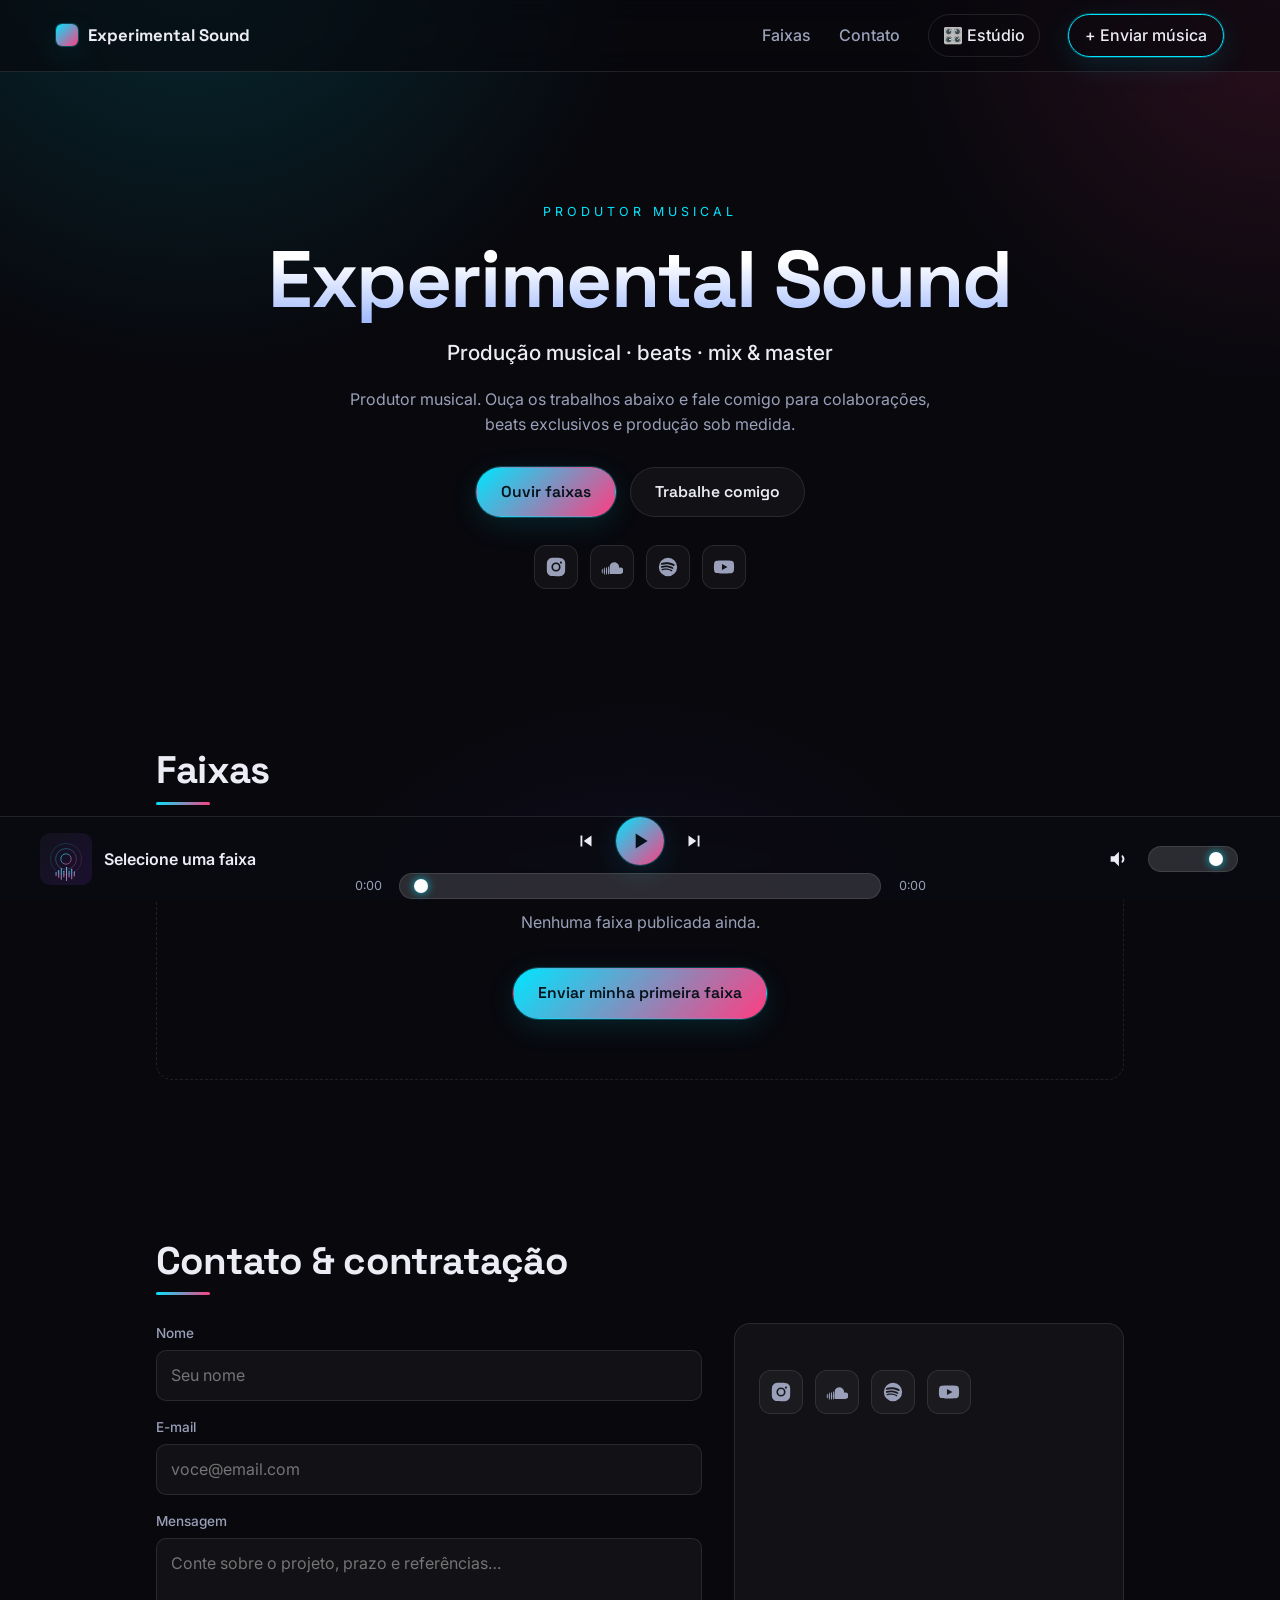
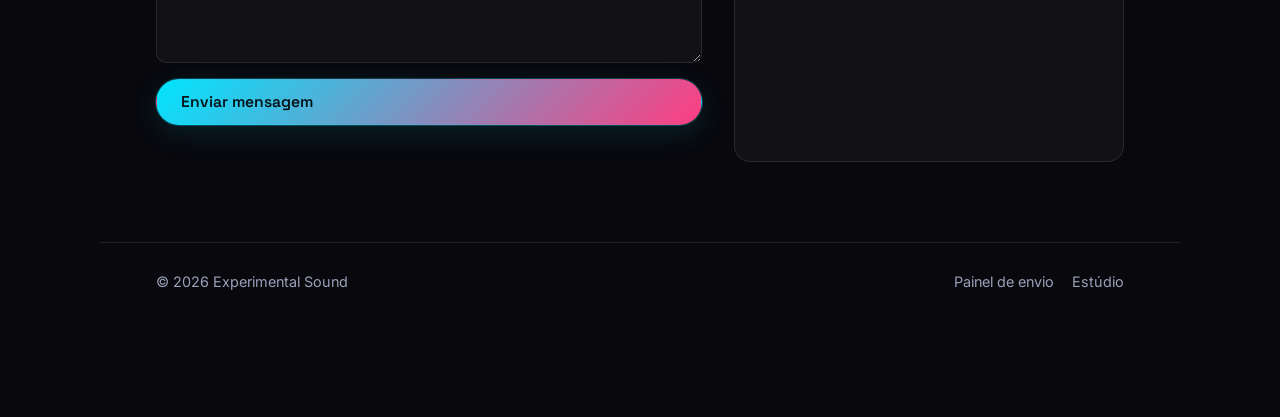
<file: index.html>
<!DOCTYPE html>
<html lang="pt-BR">
<head>
  <meta charset="UTF-8" />
  <meta name="viewport" content="width=device-width, initial-scale=1.0" />
  <meta name="description" content="Produtor musical — ouça as faixas, baixe e entre em contato para colaborações e produção." />
  <meta name="theme-color" content="#0a0a0f" />
  <meta property="og:title" content="Experimental Sound — Produtor Musical" />
  <meta property="og:description" content="Ouça as faixas, baixe e entre em contato." />
  <meta property="og:type" content="website" />
  <title>Experimental Sound · Produtor Musical</title>
  <link rel="icon" href="assets/default-cover.svg" />
  <link rel="preconnect" href="https://fonts.googleapis.com" />
  <link rel="preconnect" href="https://fonts.gstatic.com" crossorigin />
  <link href="https://fonts.googleapis.com/css2?family=Inter:wght@400;500;600&family=Space+Grotesk:wght@500;600;700&display=swap" rel="stylesheet" />
  <link rel="stylesheet" href="css/styles.css" />
</head>
<body>
  <div class="bg-glow" aria-hidden="true"></div>

  <header class="site-header">
    <a class="logo" href="#top">
      <span class="logo-mark" aria-hidden="true"></span>
      <span id="brand">Experimental Sound</span>
    </a>
    <nav class="nav">
      <a href="#tracks-section">Faixas</a>
      <a href="#contact">Contato</a>
      <a class="nav-studio" href="studio.html">🎛️ Estúdio</a>
      <a class="nav-cta" href="admin.html">+ Enviar música</a>
    </nav>
  </header>

  <main id="top">
    <!-- HERO -->
    <section class="hero">
      <p class="eyebrow">Produtor Musical</p>
      <h1 id="hero-name">Experimental Sound</h1>
      <p id="tagline" class="tagline">Produção musical · beats · mix &amp; master</p>
      <p id="bio" class="bio"></p>
      <div class="hero-actions">
        <a class="btn btn-primary" href="#tracks-section">Ouvir faixas</a>
        <a class="btn btn-outline" href="#contact">Trabalhe comigo</a>
      </div>
      <div id="socials" class="socials"></div>
    </section>

    <!-- TRACKS -->
    <section id="tracks-section" class="section">
      <div class="section-head">
        <h2>Faixas</h2>
        <span id="track-count" class="muted"></span>
      </div>
      <div id="tracks" class="track-grid"></div>
      <div id="empty-state" class="empty" hidden>
        <p>Nenhuma faixa publicada ainda.</p>
        <a class="btn btn-primary" href="admin.html">Enviar minha primeira faixa</a>
      </div>
    </section>

    <!-- CONTACT -->
    <section id="contact" class="section contact">
      <div class="section-head"><h2>Contato &amp; contratação</h2></div>
      <div class="contact-grid">
        <form id="contact-form" class="contact-form" novalidate>
          <div class="field">
            <label for="cf-name">Nome</label>
            <input id="cf-name" name="name" type="text" required placeholder="Seu nome" />
          </div>
          <div class="field">
            <label for="cf-email">E-mail</label>
            <input id="cf-email" name="email" type="email" required placeholder="voce@email.com" />
          </div>
          <div class="field">
            <label for="cf-message">Mensagem</label>
            <textarea id="cf-message" name="message" rows="4" required placeholder="Conte sobre o projeto, prazo e referências…"></textarea>
          </div>
          <button class="btn btn-primary" type="submit">Enviar mensagem</button>
          <p id="contact-status" class="status" role="status" aria-live="polite"></p>
        </form>
        <aside class="contact-aside">
          <p id="contact-email-label">Prefere e-mail direto?</p>
          <a id="contact-email" class="contact-email" href="#">contato</a>
          <div id="socials-foot" class="socials"></div>
        </aside>
      </div>
    </section>
  </main>

  <footer class="site-footer">
    <span>© <span id="year"></span> <span id="brand-foot">Experimental Sound</span></span>
    <span class="footer-links">
      <a href="admin.html">Painel de envio</a>
      <a href="studio.html">Estúdio</a>
    </span>
  </footer>

  <!-- PLAYER -->
  <div id="player" class="player" role="region" aria-label="Player de áudio">
    <div class="pl-track">
      <img id="pl-cover" class="pl-cover" src="assets/default-cover.svg" alt="" />
      <div class="pl-info">
        <span id="pl-title" class="pl-title">Selecione uma faixa</span>
        <span id="pl-artist" class="pl-artist"></span>
      </div>
    </div>

    <div class="pl-controls">
      <div class="pl-buttons">
        <button id="pl-prev" class="pl-btn" aria-label="Anterior"></button>
        <button id="pl-play" class="pl-btn pl-play" aria-label="Tocar"></button>
        <button id="pl-next" class="pl-btn" aria-label="Próxima"></button>
      </div>
      <div class="pl-seek-wrap">
        <span id="pl-current" class="pl-time">0:00</span>
        <input id="pl-seek" class="range" type="range" min="0" max="0" value="0" step="1" aria-label="Posição da faixa" />
        <span id="pl-duration" class="pl-time">0:00</span>
      </div>
    </div>

    <div class="pl-right">
      <button id="pl-volume-btn" class="pl-btn pl-vol-btn" aria-label="Mudo"></button>
      <input id="pl-volume" class="range range-vol" type="range" min="0" max="1" value="1" step="0.01" aria-label="Volume" />
      <a id="pl-download" class="pl-btn pl-dl" hidden aria-label="Baixar faixa"></a>
    </div>

    <audio id="audio" preload="metadata"></audio>
  </div>

  <script type="module" src="js/app.js"></script>
</body>
</html>
</file>
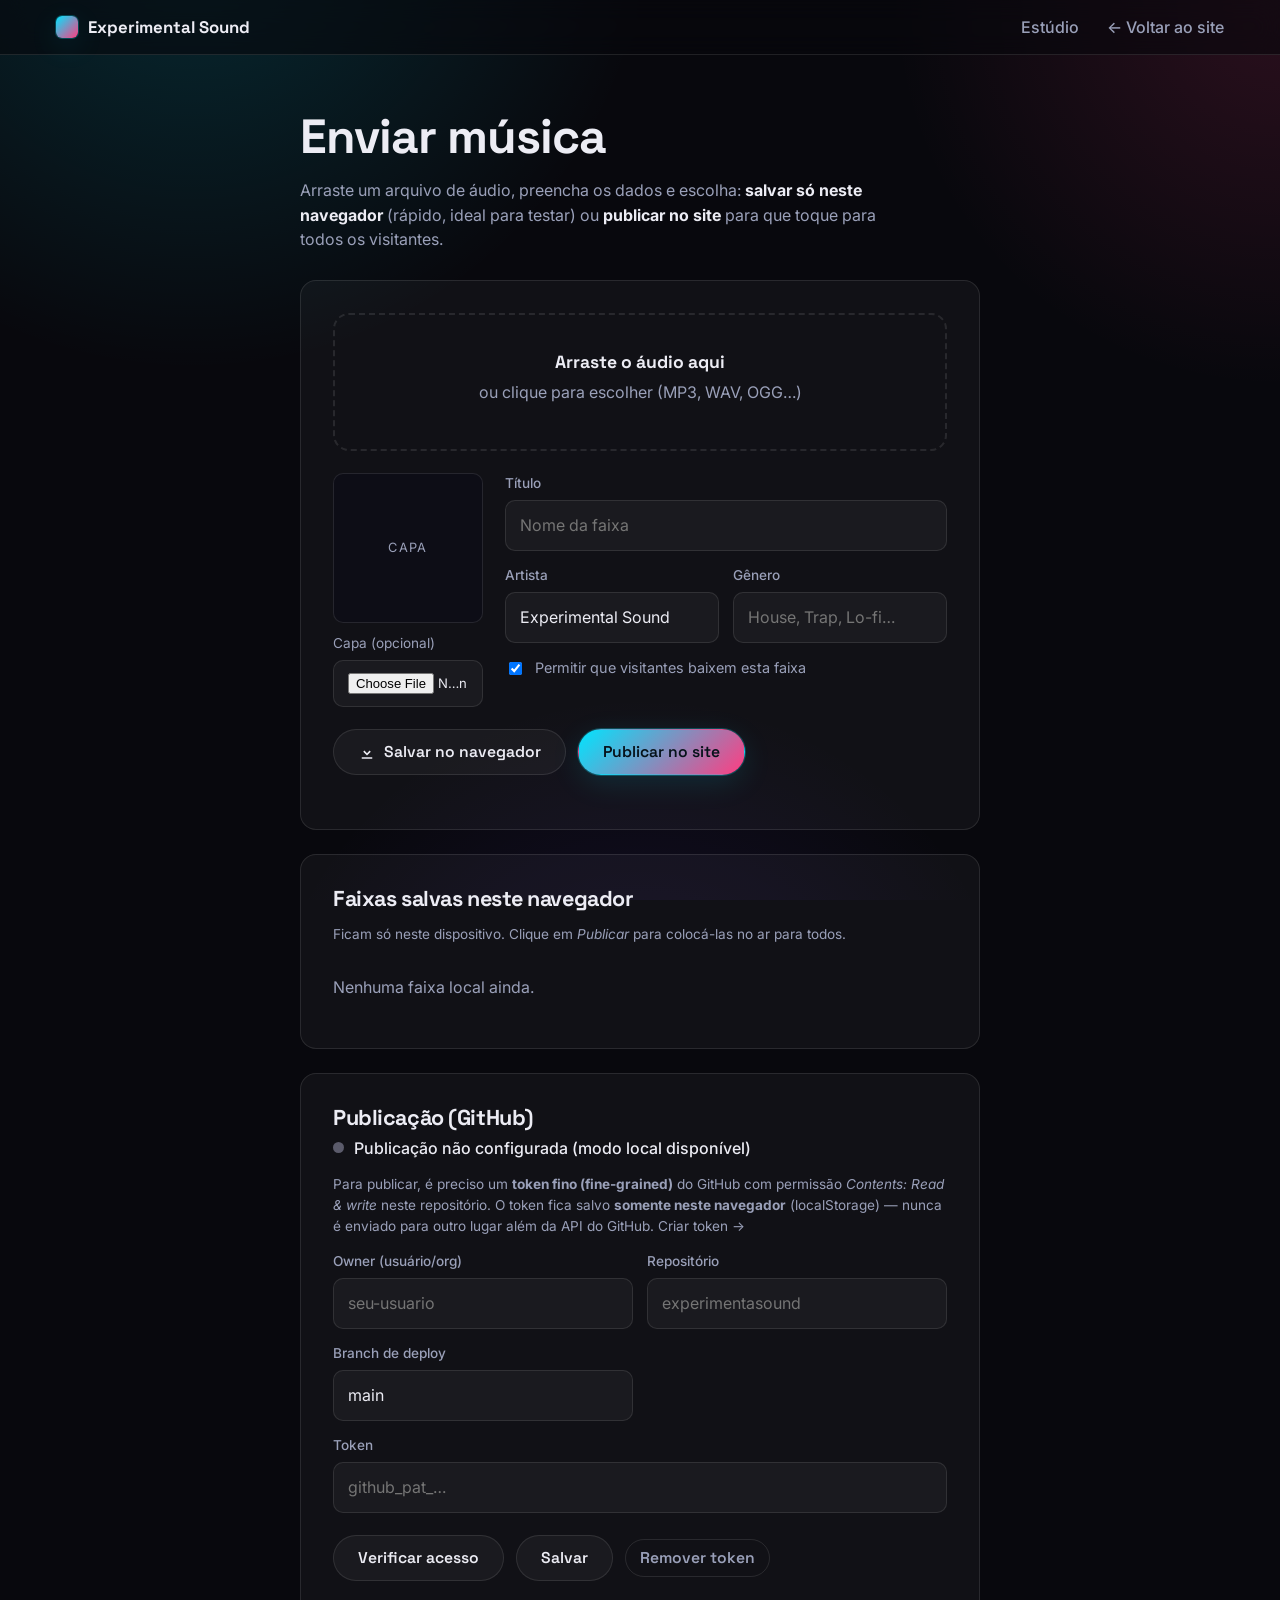
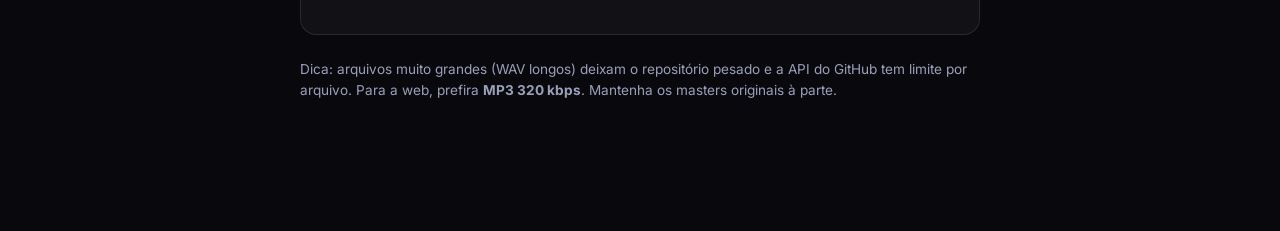
<file: admin.html>
<!DOCTYPE html>
<html lang="pt-BR">
<head>
  <meta charset="UTF-8" />
  <meta name="viewport" content="width=device-width, initial-scale=1.0" />
  <meta name="robots" content="noindex" />
  <title>Enviar música · Experimental Sound</title>
  <link rel="icon" href="assets/default-cover.svg" />
  <link rel="preconnect" href="https://fonts.googleapis.com" />
  <link rel="preconnect" href="https://fonts.gstatic.com" crossorigin />
  <link href="https://fonts.googleapis.com/css2?family=Inter:wght@400;500;600&family=Space+Grotesk:wght@500;600;700&display=swap" rel="stylesheet" />
  <link rel="stylesheet" href="css/styles.css" />
  <link rel="stylesheet" href="css/admin.css" />
</head>
<body class="admin">
  <div class="bg-glow" aria-hidden="true"></div>

  <header class="site-header">
    <a class="logo" href="index.html">
      <span class="logo-mark" aria-hidden="true"></span>
      <span id="brand">Experimental Sound</span>
    </a>
    <nav class="nav">
      <a href="studio.html">Estúdio</a>
      <a href="index.html">← Voltar ao site</a>
    </nav>
  </header>

  <main class="admin-main">
    <h1>Enviar música</h1>
    <p class="lead">
      Arraste um arquivo de áudio, preencha os dados e escolha:
      <strong>salvar só neste navegador</strong> (rápido, ideal para testar) ou
      <strong>publicar no site</strong> para que toque para todos os visitantes.
    </p>

    <!-- UPLOAD -->
    <section class="panel">
      <form id="upload-form">
        <div id="dropzone" class="dropzone" tabindex="0" role="button" aria-label="Selecionar arquivo de áudio">
          <div class="dz-inner">
            <strong>Arraste o áudio aqui</strong>
            <span class="muted">ou clique para escolher (MP3, WAV, OGG…)</span>
            <span id="audio-name" class="audio-name"></span>
          </div>
          <input id="f-audio" type="file" accept="audio/*" hidden />
        </div>

        <div class="form-row">
          <div class="cover-pick">
            <div id="cover-preview" class="cover-preview" aria-hidden="true"></div>
            <label class="file-label">
              Capa (opcional)
              <input id="f-cover" type="file" accept="image/*" />
            </label>
          </div>

          <div class="form-fields">
            <div class="field">
              <label for="f-title">Título</label>
              <input id="f-title" type="text" placeholder="Nome da faixa" />
            </div>
            <div class="field-2">
              <div class="field">
                <label for="f-artist">Artista</label>
                <input id="f-artist" type="text" placeholder="Seu nome artístico" />
              </div>
              <div class="field">
                <label for="f-genre">Gênero</label>
                <input id="f-genre" type="text" placeholder="House, Trap, Lo-fi…" />
              </div>
            </div>
            <label class="check">
              <input id="f-downloadable" type="checkbox" checked />
              Permitir que visitantes baixem esta faixa
            </label>
          </div>
        </div>

        <div class="actions">
          <button id="save-local" type="button" class="btn btn-outline"></button>
          <button id="publish-gh" type="button" class="btn btn-primary">Publicar no site</button>
        </div>
        <p id="upload-status" class="status" role="status" aria-live="polite"></p>
      </form>
    </section>

    <!-- LOCAL LIBRARY -->
    <section class="panel">
      <h2>Faixas salvas neste navegador</h2>
      <p class="muted small">Ficam só neste dispositivo. Clique em <em>Publicar</em> para colocá-las no ar para todos.</p>
      <ul id="local-list" class="local-list"></ul>
      <p id="local-empty" class="muted" hidden>Nenhuma faixa local ainda.</p>
    </section>

    <!-- GITHUB CONFIG -->
    <section class="panel" id="config">
      <h2>Publicação (GitHub)</h2>
      <div class="gh-state">
        <span id="gh-state-dot" class="dot off"></span>
        <span id="gh-state-text">Publicação não configurada (modo local disponível)</span>
      </div>
      <p class="muted small">
        Para publicar, é preciso um <strong>token fino (fine-grained)</strong> do GitHub com permissão
        <em>Contents: Read &amp; write</em> neste repositório. O token fica salvo
        <strong>somente neste navegador</strong> (localStorage) — nunca é enviado para outro lugar além da API do GitHub.
        <a href="https://github.com/settings/personal-access-tokens/new" target="_blank" rel="noopener">Criar token →</a>
      </p>

      <div class="gh-grid">
        <div class="field"><label for="gh-owner">Owner (usuário/org)</label><input id="gh-owner" type="text" placeholder="seu-usuario" /></div>
        <div class="field"><label for="gh-repo">Repositório</label><input id="gh-repo" type="text" placeholder="experimentasound" /></div>
        <div class="field"><label for="gh-branch">Branch de deploy</label><input id="gh-branch" type="text" placeholder="main" /></div>
        <div class="field field-wide"><label for="gh-token">Token</label><input id="gh-token" type="password" placeholder="github_pat_…" autocomplete="off" /></div>
      </div>
      <div class="actions">
        <button id="gh-verify" type="button" class="btn btn-outline">Verificar acesso</button>
        <button id="gh-save" type="button" class="btn btn-outline">Salvar</button>
        <button id="gh-clear" type="button" class="btn btn-ghost danger">Remover token</button>
      </div>
      <p id="gh-status" class="status" role="status" aria-live="polite"></p>
    </section>

    <p class="note muted small">
      Dica: arquivos muito grandes (WAV longos) deixam o repositório pesado e a API do GitHub tem limite por arquivo.
      Para a web, prefira <strong>MP3 320 kbps</strong>. Mantenha os masters originais à parte.
    </p>
  </main>

  <script type="module" src="js/admin.js"></script>
</body>
</html>
</file>
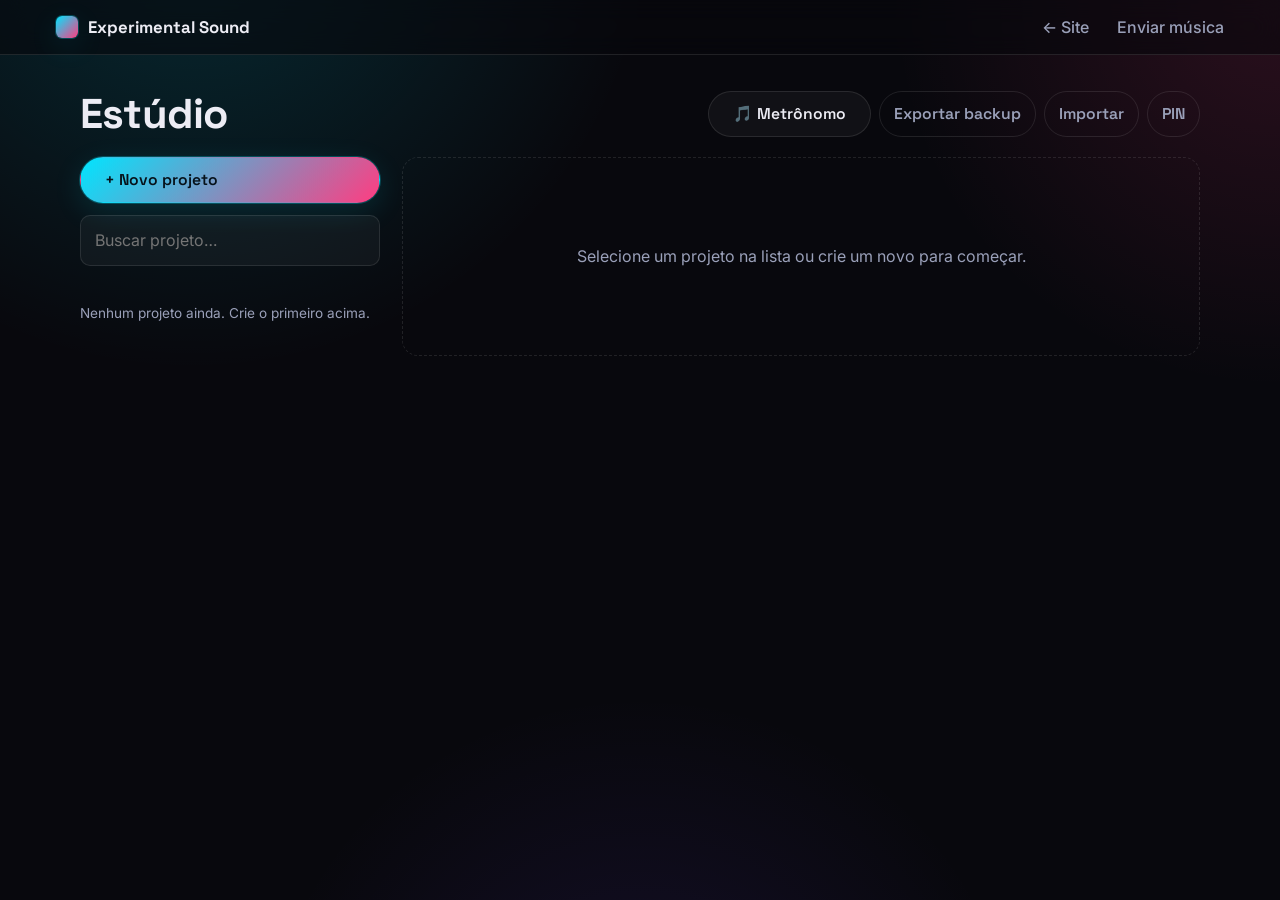
<file: studio.html>
<!DOCTYPE html>
<html lang="pt-BR">
<head>
  <meta charset="UTF-8" />
  <meta name="viewport" content="width=device-width, initial-scale=1.0" />
  <meta name="robots" content="noindex" />
  <title>Estúdio · Experimental Sound</title>
  <link rel="icon" href="assets/default-cover.svg" />
  <link rel="preconnect" href="https://fonts.googleapis.com" />
  <link rel="preconnect" href="https://fonts.gstatic.com" crossorigin />
  <link href="https://fonts.googleapis.com/css2?family=Inter:wght@400;500;600&family=Space+Grotesk:wght@500;600;700&display=swap" rel="stylesheet" />
  <link rel="stylesheet" href="css/styles.css" />
  <link rel="stylesheet" href="css/studio.css" />
</head>
<body class="studio">
  <div class="bg-glow" aria-hidden="true"></div>

  <header class="site-header">
    <a class="logo" href="index.html">
      <span class="logo-mark" aria-hidden="true"></span>
      <span>Experimental Sound</span>
    </a>
    <nav class="nav">
      <a href="index.html">← Site</a>
      <a href="admin.html">Enviar música</a>
    </nav>
  </header>

  <!-- LOCK SCREEN (only shown when a PIN is set) -->
  <div id="lock" class="lock" hidden>
    <form id="lock-form" class="lock-card">
      <h1>🔒 Estúdio</h1>
      <p class="muted">Área privada. Digite seu PIN para entrar.</p>
      <input id="lock-pin" type="password" autocomplete="off" placeholder="PIN (letras ou números)" aria-label="PIN" />
      <button class="btn btn-primary" type="submit">Entrar</button>
      <p id="lock-error" class="status err" role="alert"></p>
    </form>
  </div>

  <!-- WORKSPACE -->
  <div id="workspace" hidden>
    <div class="ws-topbar">
      <h1>Estúdio</h1>
      <div class="ws-top-actions">
        <button id="open-metro" class="btn btn-outline">🎵 Metrônomo</button>
        <button id="export" class="btn btn-ghost">Exportar backup</button>
        <button id="import-btn" class="btn btn-ghost">Importar</button>
        <button id="pin-btn" class="btn btn-ghost">PIN</button>
        <input id="import-file" class="hidden-file" type="file" accept="application/json,.json" />
      </div>
    </div>

    <div class="ws-grid">
      <aside class="ws-side">
        <button id="new-project" class="btn btn-primary">+ Novo projeto</button>
        <input id="search" class="search" type="search" placeholder="Buscar projeto…" aria-label="Buscar projeto" />
        <ul id="project-list" class="project-list"></ul>
        <p id="projects-empty" class="muted small" hidden>Nenhum projeto ainda. Crie o primeiro acima.</p>
      </aside>

      <main class="ws-main">
        <div id="editor-empty" class="ws-empty">
          <p>Selecione um projeto na lista ou crie um novo para começar.</p>
        </div>

        <div id="editor" hidden>
          <input id="p-title" class="p-title-input" type="text" placeholder="Título do projeto" aria-label="Título" />

          <div class="p-meta">
            <div class="field">
              <label for="p-status">Status</label>
              <select id="p-status">
                <option value="ideia">Ideia</option>
                <option value="progresso">Em progresso</option>
                <option value="mixagem">Mixagem</option>
                <option value="finalizado">Finalizado</option>
              </select>
            </div>
            <div class="field">
              <label for="p-bpm">BPM</label>
              <div class="bpm-field">
                <input id="p-bpm" type="number" min="20" max="300" step="1" placeholder="120" />
                <button id="bpm-to-metro" type="button" class="btn btn-outline mini" title="Usar este BPM no metrônomo" aria-label="Usar este BPM no metrônomo">🎵 ▶</button>
              </div>
            </div>
            <div class="field">
              <label for="p-key">Tom</label>
              <input id="p-key" type="text" placeholder="Am, C#, F…" />
            </div>
            <div class="field">
              <label for="p-genre">Gênero</label>
              <input id="p-genre" type="text" placeholder="House, Trap…" />
            </div>
          </div>

          <div class="tabs" role="tablist">
            <button class="tab active" data-tab="lyrics" role="tab">Letra &amp; Cifras</button>
            <button class="tab" data-tab="notes" role="tab">Notas</button>
          </div>

          <section class="tab-panel" data-panel="lyrics">
            <div class="panel-head">
              <p class="hint">Cifras inline: escreva <code>[Am]</code> antes da sílaba. Ex.: <code>[Am]Tô [C]aqui</code></p>
              <button id="toggle-preview" type="button" class="btn btn-ghost mini">Pré-visualizar</button>
            </div>
            <textarea id="p-lyrics" class="editor-area mono" placeholder="[Am]Escreva a letra aqui…&#10;Com as cifras entre colchetes."></textarea>
            <div id="lyrics-preview" class="lyrics-preview" hidden></div>
          </section>

          <section class="tab-panel" data-panel="notes" hidden>
            <p class="hint">Ideias de arranjo, referências, lista de tarefas, samples usados…</p>
            <textarea id="p-notes" class="editor-area" placeholder="Anotações do projeto…"></textarea>
          </section>

          <div class="editor-foot">
            <span id="save-state" class="save-state">salvo</span>
            <span id="p-dates" class="save-state"></span>
            <span class="spacer"></span>
            <button id="delete-project" type="button" class="btn btn-ghost danger">Excluir projeto</button>
          </div>
        </div>
      </main>
    </div>
  </div>

  <!-- METRONOME -->
  <button id="metro-fab" class="metro-fab" hidden aria-label="Abrir metrônomo">🎵</button>
  <section id="metronome" class="metro" hidden aria-label="Metrônomo">
    <div class="metro-head">
      <strong>Metrônomo</strong>
      <button id="metro-min" class="icon-btn" aria-label="Minimizar">×</button>
    </div>
    <div class="metro-bpm">
      <button id="bpm-down" class="bpm-step" aria-label="Diminuir BPM">−</button>
      <div class="bpm-display"><span id="bpm-val">120</span><small>BPM</small></div>
      <button id="bpm-up" class="bpm-step" aria-label="Aumentar BPM">+</button>
    </div>
    <input id="bpm-range" class="range" type="range" min="40" max="240" value="120" aria-label="BPM" />
    <div id="beat-dots" class="beat-dots"></div>
    <div class="metro-row">
      <label for="time-sig">Compasso
        <select id="time-sig">
          <option value="2">2/4</option>
          <option value="3">3/4</option>
          <option value="4" selected>4/4</option>
          <option value="6">6/8</option>
        </select>
      </label>
      <label class="check"><input id="accent" type="checkbox" checked /> Acento no 1</label>
    </div>
    <div class="metro-actions">
      <button id="metro-toggle" class="btn btn-primary">Iniciar</button>
      <button id="tap" class="btn btn-outline">Tap</button>
    </div>
  </section>

  <script type="module" src="js/studio.js"></script>
</body>
</html>
</file>
<file: css/styles.css>
:root {
  --bg: #08080d;
  --bg-2: #0d0d16;
  --surface: rgba(255, 255, 255, 0.04);
  --surface-2: rgba(255, 255, 255, 0.07);
  --border: rgba(255, 255, 255, 0.10);
  --text: #ececf4;
  --muted: #9aa0b9;
  --neon: #00e5ff;
  --neon-2: #ff3d81;
  --grad: linear-gradient(135deg, var(--neon), var(--neon-2));
  --radius: 16px;
  --radius-sm: 10px;
  --player-h: 84px;
  --shadow-neon: 0 0 0 1px rgba(0, 229, 255, .25), 0 8px 30px rgba(0, 229, 255, .12);
  --font-body: 'Inter', system-ui, -apple-system, Segoe UI, Roboto, Helvetica, Arial, sans-serif;
  --font-head: 'Space Grotesk', var(--font-body);
}

* { box-sizing: border-box; }
[hidden] { display: none !important; }
html { scroll-behavior: smooth; scroll-padding-top: 80px; }
body {
  margin: 0;
  font-family: var(--font-body);
  background: var(--bg);
  color: var(--text);
  line-height: 1.55;
  padding-bottom: calc(var(--player-h) + 12px);
  overflow-x: hidden;
}
h1, h2, h3 { font-family: var(--font-head); line-height: 1.1; letter-spacing: -.02em; margin: 0; }
a { color: inherit; text-decoration: none; }
img { display: block; max-width: 100%; }
.muted { color: var(--muted); }
.small { font-size: .85rem; }

/* ambient neon glow */
.bg-glow {
  position: fixed; inset: 0; z-index: -1; pointer-events: none;
  background:
    radial-gradient(60vw 60vw at 15% -10%, rgba(0, 229, 255, .16), transparent 60%),
    radial-gradient(55vw 55vw at 100% 0%, rgba(255, 61, 129, .14), transparent 55%),
    radial-gradient(50vw 50vw at 50% 120%, rgba(120, 70, 255, .12), transparent 60%),
    var(--bg);
}

/* header */
.site-header {
  position: sticky; top: 0; z-index: 50;
  display: flex; align-items: center; justify-content: space-between;
  padding: 14px clamp(16px, 5vw, 56px);
  backdrop-filter: blur(12px);
  background: rgba(8, 8, 13, .6);
  border-bottom: 1px solid var(--border);
}
.logo { display: flex; align-items: center; gap: 10px; font-family: var(--font-head); font-weight: 700; font-size: 1.05rem; }
.logo-mark { width: 22px; height: 22px; border-radius: 6px; background: var(--grad); box-shadow: var(--shadow-neon); }
.nav { display: flex; align-items: center; gap: clamp(12px, 3vw, 28px); font-weight: 500; }
.nav a { color: var(--muted); transition: color .2s; }
.nav a:hover { color: var(--text); }
.nav-cta {
  color: var(--text) !important; padding: 8px 16px; border-radius: 999px;
  border: 1px solid var(--neon); box-shadow: var(--shadow-neon);
}
.nav-cta:hover { background: rgba(0, 229, 255, .1); }
.nav-studio {
  color: var(--text) !important; display: inline-flex; align-items: center; gap: 6px;
  padding: 8px 14px; border-radius: 999px; border: 1px solid var(--border);
}
.nav-studio:hover { color: var(--neon) !important; border-color: var(--neon); }

/* hero */
.hero {
  text-align: center; padding: clamp(60px, 12vw, 130px) clamp(16px, 5vw, 56px) clamp(40px, 7vw, 80px);
  max-width: 880px; margin: 0 auto;
}
.eyebrow { text-transform: uppercase; letter-spacing: .32em; font-size: .78rem; color: var(--neon); margin: 0 0 14px; }
.hero h1 { font-size: clamp(2.4rem, 8vw, 5rem); font-weight: 700; overflow-wrap: break-word; word-break: break-word; max-width: 100%; }
.hero h1 {
  background: linear-gradient(180deg, #fff 30%, #9fb9ff);
  -webkit-background-clip: text; background-clip: text; color: transparent;
}
.tagline { font-size: clamp(1rem, 2.5vw, 1.3rem); color: var(--text); margin: 14px 0 0; font-weight: 500; }
.bio { color: var(--muted); max-width: 620px; margin: 18px auto 0; }
.hero-actions { display: flex; gap: 14px; justify-content: center; flex-wrap: wrap; margin-top: 30px; }

/* buttons */
.btn {
  display: inline-flex; align-items: center; gap: 8px; cursor: pointer;
  font-family: var(--font-head); font-weight: 600; font-size: .98rem;
  padding: 12px 24px; border-radius: 999px; border: 1px solid transparent;
  transition: transform .15s, box-shadow .2s, background .2s, border-color .2s;
}
.btn:active { transform: translateY(1px); }
.btn-primary { background: var(--grad); color: #06121a; box-shadow: var(--shadow-neon); }
.btn-primary:hover { box-shadow: 0 0 0 1px rgba(0, 229, 255, .5), 0 10px 40px rgba(0, 229, 255, .3); }
.btn-outline { border-color: var(--border); color: var(--text); background: var(--surface); }
.btn-outline:hover { border-color: var(--neon); }
.btn-ghost { background: none; border: 1px solid var(--border); color: var(--muted); padding: 8px 14px; border-radius: 999px; font-family: var(--font-head); cursor: pointer; }
.btn-ghost:hover { color: var(--text); border-color: var(--neon); }
.btn-ghost.danger:hover { color: var(--neon-2); border-color: var(--neon-2); }
.btn svg { width: 18px; height: 18px; fill: currentColor; }
.btn:disabled { opacity: .55; cursor: not-allowed; }

/* socials */
.socials { display: flex; gap: 12px; justify-content: center; flex-wrap: wrap; margin-top: 28px; }
.social {
  width: 44px; height: 44px; display: grid; place-items: center; border-radius: 12px;
  border: 1px solid var(--border); background: var(--surface); color: var(--muted);
  transition: color .2s, border-color .2s, transform .15s;
}
.social svg { width: 22px; height: 22px; fill: currentColor; }
.social:hover { color: var(--neon); border-color: var(--neon); transform: translateY(-2px); }

/* sections */
.section { max-width: 1080px; margin: 0 auto; padding: clamp(40px, 7vw, 80px) clamp(16px, 5vw, 56px); }
.section-head { display: flex; align-items: baseline; gap: 14px; margin-bottom: 28px; }
.section-head h2 { font-size: clamp(1.6rem, 4vw, 2.4rem); }
.section-head h2::after { content: ''; display: block; width: 54px; height: 3px; margin-top: 10px; background: var(--grad); border-radius: 3px; }

/* track grid */
.track-grid { display: grid; grid-template-columns: repeat(auto-fill, minmax(220px, 1fr)); gap: 20px; }
.card {
  background: var(--surface); border: 1px solid var(--border); border-radius: var(--radius);
  overflow: hidden; cursor: pointer; transition: transform .18s, border-color .2s, box-shadow .25s;
  outline: none;
}
.card:hover, .card:focus-visible { transform: translateY(-4px); border-color: rgba(0, 229, 255, .5); box-shadow: var(--shadow-neon); }
.card.is-playing { border-color: var(--neon); box-shadow: var(--shadow-neon); }
.card-art { position: relative; aspect-ratio: 1 / 1; background: var(--bg-2); }
.card-art img { width: 100%; height: 100%; object-fit: cover; }
.card-play {
  position: absolute; right: 12px; bottom: 12px; width: 48px; height: 48px; border-radius: 50%;
  display: grid; place-items: center; background: var(--grad); color: #06121a;
  box-shadow: var(--shadow-neon); transform: translateY(8px); opacity: 0; transition: .2s;
}
.card-play svg { width: 24px; height: 24px; fill: currentColor; }
.card:hover .card-play, .card:focus-visible .card-play, .card.is-playing .card-play { opacity: 1; transform: translateY(0); }
.card-meta { padding: 14px 16px 16px; }
.card-title { font-size: 1.05rem; font-weight: 600; white-space: nowrap; overflow: hidden; text-overflow: ellipsis; }
.card-sub { margin: 4px 0 0; color: var(--muted); font-size: .9rem; }
.card-foot { display: flex; align-items: center; justify-content: space-between; margin-top: 10px; min-height: 22px; }
.card-dur { color: var(--muted); font-size: .82rem; font-variant-numeric: tabular-nums; }
.card-dl { color: var(--muted); display: inline-grid; place-items: center; width: 34px; height: 34px; border-radius: 8px; border: 1px solid var(--border); margin-left: auto; }
.card-dl svg { width: 18px; height: 18px; fill: currentColor; }
.card-dl:hover { color: var(--neon); border-color: var(--neon); }
.badge { position: absolute; top: 10px; left: 10px; font-size: .68rem; text-transform: uppercase; letter-spacing: .08em; padding: 3px 8px; border-radius: 999px; font-weight: 600; }
.badge-local { background: rgba(255, 61, 129, .18); color: #ff90b8; border: 1px solid rgba(255, 61, 129, .4); }

/* empty */
.empty { text-align: center; padding: 60px 20px; border: 1px dashed var(--border); border-radius: var(--radius); color: var(--muted); }
.empty .btn { margin-top: 18px; }

/* contact */
.contact-grid { display: grid; grid-template-columns: 1.4fr 1fr; gap: 32px; }
.contact-form { display: grid; gap: 16px; }
.field { display: grid; gap: 6px; }
.field label { font-size: .85rem; color: var(--muted); font-weight: 500; }
input, textarea {
  width: 100%; font: inherit; color: var(--text);
  background: var(--surface); border: 1px solid var(--border); border-radius: var(--radius-sm);
  padding: 12px 14px; transition: border-color .2s, box-shadow .2s;
}
input:focus, textarea:focus { outline: none; border-color: var(--neon); box-shadow: 0 0 0 3px rgba(0, 229, 255, .15); }
textarea { resize: vertical; }
.contact-aside { background: var(--surface); border: 1px solid var(--border); border-radius: var(--radius); padding: 24px; }
.contact-aside p { margin: 0 0 8px; color: var(--muted); }
.contact-email { font-family: var(--font-head); font-size: 1.15rem; color: var(--neon); word-break: break-all; }
.contact-aside .socials { justify-content: flex-start; margin-top: 22px; }
.status { font-size: .9rem; color: var(--muted); margin: 4px 0 0; min-height: 1.2em; }
.status.ok { color: #56e39f; }
.status.err { color: #ff7a9c; }

/* footer */
.site-footer {
  max-width: 1080px; margin: 0 auto; padding: 28px clamp(16px, 5vw, 56px);
  display: flex; justify-content: space-between; align-items: center; gap: 16px;
  border-top: 1px solid var(--border); color: var(--muted); font-size: .9rem;
}
.site-footer a { color: var(--muted); }
.site-footer a:hover { color: var(--neon); }
.footer-links { display: flex; gap: 18px; }

/* player */
.player {
  position: fixed; left: 0; right: 0; bottom: 0; z-index: 60; height: var(--player-h);
  display: grid; grid-template-columns: minmax(180px, 1fr) 2fr minmax(160px, 1fr);
  align-items: center; gap: 18px; padding: 0 clamp(14px, 4vw, 40px);
  background: rgba(10, 10, 18, .82); backdrop-filter: blur(18px);
  border-top: 1px solid var(--border);
  transform: translateY(0); transition: opacity .3s;
}
.pl-track { display: flex; align-items: center; gap: 12px; min-width: 0; }
.pl-cover { width: 52px; height: 52px; border-radius: 10px; object-fit: cover; background: var(--bg-2); flex: none; }
.pl-info { display: flex; flex-direction: column; min-width: 0; }
.pl-title { font-weight: 600; white-space: nowrap; overflow: hidden; text-overflow: ellipsis; }
.pl-artist { color: var(--muted); font-size: .85rem; white-space: nowrap; overflow: hidden; text-overflow: ellipsis; }
.pl-controls { display: flex; flex-direction: column; gap: 6px; justify-content: center; }
.pl-buttons { display: flex; align-items: center; justify-content: center; gap: 10px; }
.pl-btn {
  background: none; border: none; color: var(--text); cursor: pointer;
  width: 40px; height: 40px; border-radius: 50%; display: grid; place-items: center; transition: color .2s, background .2s;
}
.pl-btn svg { width: 22px; height: 22px; fill: currentColor; }
.pl-btn:hover { color: var(--neon); }
.pl-play { width: 48px; height: 48px; background: var(--grad); color: #06121a; box-shadow: var(--shadow-neon); }
.pl-play:hover { color: #06121a; }
.pl-play svg { width: 26px; height: 26px; }
.pl-seek-wrap { display: flex; align-items: center; gap: 10px; }
.pl-time { font-size: .78rem; color: var(--muted); font-variant-numeric: tabular-nums; min-width: 38px; text-align: center; }
.pl-right { display: flex; align-items: center; justify-content: flex-end; gap: 8px; }
.pl-dl { color: var(--muted); }
.pl-dl:hover { color: var(--neon); }

/* range inputs with neon fill */
.range {
  -webkit-appearance: none; appearance: none; height: 5px; border-radius: 999px; cursor: pointer; flex: 1;
  background: linear-gradient(var(--grad)) no-repeat, rgba(255, 255, 255, .14);
  background-size: var(--fill, 0%) 100%; background-color: rgba(255, 255, 255, .14);
}
.range::-webkit-slider-thumb { -webkit-appearance: none; appearance: none; width: 14px; height: 14px; border-radius: 50%; background: #fff; box-shadow: 0 0 8px rgba(0, 229, 255, .8); }
.range::-moz-range-thumb { width: 14px; height: 14px; border: none; border-radius: 50%; background: #fff; box-shadow: 0 0 8px rgba(0, 229, 255, .8); }
.range-vol { flex: none; width: 90px; }

/* responsive */
@media (max-width: 860px) {
  .contact-grid { grid-template-columns: 1fr; }
}
@media (max-width: 720px) {
  .nav a:not(.nav-cta):not(.nav-studio) { display: none; }
  .nav { gap: 8px; }
  .nav-studio, .nav-cta { padding: 7px 12px; font-size: .9rem; }
  .site-header { padding-left: 14px; padding-right: 14px; }
  .player { grid-template-columns: 1fr auto; grid-template-areas: 'track right' 'controls controls'; gap: 8px 12px; height: auto; padding: 10px clamp(14px, 4vw, 40px); }
  .pl-track { grid-area: track; }
  .pl-right { grid-area: right; }
  .pl-controls { grid-area: controls; }
  .range-vol, .pl-vol-btn { display: none; }
  body { padding-bottom: 130px; }
}
@media (prefers-reduced-motion: reduce) {
  * { scroll-behavior: auto; transition: none !important; }
}
</file>
<file: css/admin.css>
/* Admin / upload panel styles (extends styles.css) */
body.admin { padding-bottom: 60px; }
.admin-main { max-width: 760px; margin: 0 auto; padding: clamp(28px, 6vw, 56px) clamp(16px, 5vw, 40px); }
.admin-main h1 { font-size: clamp(2rem, 6vw, 3rem); }
.lead { color: var(--muted); margin: 14px 0 28px; max-width: 60ch; }
.lead strong { color: var(--text); }

.panel {
  background: var(--surface); border: 1px solid var(--border); border-radius: var(--radius);
  padding: clamp(20px, 4vw, 32px); margin-bottom: 24px;
}
.panel h2 { font-size: 1.35rem; margin-bottom: 6px; }

/* dropzone */
.dropzone {
  border: 2px dashed var(--border); border-radius: var(--radius); padding: 34px 20px;
  text-align: center; cursor: pointer; transition: border-color .2s, background .2s; outline: none;
}
.dropzone:hover, .dropzone:focus-visible, .dropzone.is-over { border-color: var(--neon); background: rgba(0, 229, 255, .05); }
.dropzone.has-file { border-style: solid; border-color: rgba(0, 229, 255, .5); }
.dz-inner { display: flex; flex-direction: column; gap: 4px; }
.dz-inner strong { font-family: var(--font-head); font-size: 1.1rem; }
.audio-name { color: var(--neon); font-size: .9rem; margin-top: 6px; font-variant-numeric: tabular-nums; }

/* form layout */
.form-row { display: grid; grid-template-columns: 150px 1fr; gap: 22px; margin-top: 22px; }
.cover-pick { display: flex; flex-direction: column; gap: 10px; }
.cover-preview {
  width: 150px; height: 150px; border-radius: var(--radius-sm); border: 1px solid var(--border);
  background: var(--bg-2) center/cover no-repeat; display: grid; place-items: center;
}
.cover-preview::after { content: 'capa'; color: var(--muted); font-size: .8rem; text-transform: uppercase; letter-spacing: .1em; }
.cover-preview.has-img::after { content: ''; }
.file-label { font-size: .85rem; color: var(--muted); display: grid; gap: 6px; }
.file-label input { font-size: .82rem; }
.form-fields { display: grid; gap: 14px; align-content: start; }
.field-2 { display: grid; grid-template-columns: 1fr 1fr; gap: 14px; }
.check { display: flex; align-items: center; gap: 10px; color: var(--muted); font-size: .9rem; cursor: pointer; }
.check input { width: auto; }

.actions { display: flex; gap: 12px; flex-wrap: wrap; margin-top: 22px; align-items: center; }

/* local list */
.local-list { list-style: none; margin: 14px 0 0; padding: 0; display: grid; gap: 10px; }
.lrow {
  display: flex; align-items: center; gap: 14px; padding: 10px 12px;
  background: var(--surface-2); border: 1px solid var(--border); border-radius: var(--radius-sm);
}
.lrow-cover { width: 44px; height: 44px; border-radius: 8px; background: var(--bg-2) center/cover no-repeat; flex: none; }
.lrow-meta { display: flex; flex-direction: column; min-width: 0; flex: 1; }
.lrow-meta strong { white-space: nowrap; overflow: hidden; text-overflow: ellipsis; }
.lrow-meta small { color: var(--muted); }
.lrow-actions { display: flex; gap: 8px; }

/* github config */
.gh-state { display: flex; align-items: center; gap: 10px; margin: 6px 0 14px; font-weight: 500; }
.dot { width: 11px; height: 11px; border-radius: 50%; flex: none; }
.dot.ok { background: #56e39f; box-shadow: 0 0 10px rgba(86, 227, 159, .8); }
.dot.off { background: #5b5b6b; }
.gh-grid { display: grid; grid-template-columns: 1fr 1fr; gap: 14px; margin: 10px 0 4px; }
.field-wide { grid-column: 1 / -1; }
.note { margin-top: 8px; }

@media (max-width: 620px) {
  .form-row { grid-template-columns: 1fr; }
  .cover-preview { width: 120px; height: 120px; }
  .field-2, .gh-grid { grid-template-columns: 1fr; }
}
</file>
<file: css/studio.css>
/* Studio / private workspace styles (extends styles.css) */
body.studio { padding-bottom: 40px; }

/* ---- lock screen ---- */
.lock {
  position: fixed; inset: 0; z-index: 100; display: grid; place-items: center; padding: 24px;
  background: rgba(8, 8, 13, .85); backdrop-filter: blur(10px);
}
.lock-card {
  width: min(360px, 100%); text-align: center; display: grid; gap: 14px;
  background: var(--surface); border: 1px solid var(--border); border-radius: var(--radius); padding: 32px;
}
.lock-card h1 { font-size: 1.8rem; }
.lock-card .muted { margin: 0; }

/* ---- topbar ---- */
.ws-topbar {
  max-width: 1200px; margin: 0 auto; padding: clamp(20px, 4vw, 36px) clamp(16px, 5vw, 40px) 10px;
  display: flex; align-items: center; justify-content: space-between; gap: 16px; flex-wrap: wrap;
}
.ws-topbar h1 { font-size: clamp(1.8rem, 5vw, 2.6rem); }
.ws-top-actions { display: flex; gap: 8px; flex-wrap: wrap; }

/* ---- workspace grid ---- */
.ws-grid {
  max-width: 1200px; margin: 0 auto; padding: 10px clamp(16px, 5vw, 40px) 40px;
  display: grid; grid-template-columns: 300px 1fr; gap: 22px; align-items: start;
}
.ws-side { position: sticky; top: 78px; display: grid; gap: 12px; }
.ws-side .search { margin: 0; }

.project-list { list-style: none; margin: 0; padding: 0; display: grid; gap: 8px; max-height: 64vh; overflow: auto; }
.pitem {
  text-align: left; width: 100%; cursor: pointer; padding: 12px 14px;
  background: var(--surface); border: 1px solid var(--border); border-radius: var(--radius-sm);
  display: grid; gap: 6px; transition: border-color .2s, background .2s;
}
.pitem:hover { border-color: rgba(0, 229, 255, .5); }
.pitem.active { border-color: var(--neon); background: rgba(0, 229, 255, .06); box-shadow: var(--shadow-neon); }
.pitem-title { font-weight: 600; font-family: var(--font-head); white-space: nowrap; overflow: hidden; text-overflow: ellipsis; }
.pitem-foot { display: flex; align-items: center; gap: 8px; justify-content: space-between; }
.pitem-date { color: var(--muted); font-size: .75rem; }

/* status badges */
.st { font-size: .68rem; text-transform: uppercase; letter-spacing: .06em; padding: 3px 9px; border-radius: 999px; font-weight: 600; white-space: nowrap; }
.st-ideia { background: rgba(155, 130, 255, .18); color: #c5b6ff; border: 1px solid rgba(155, 130, 255, .4); }
.st-progresso { background: rgba(0, 229, 255, .15); color: #7fe9ff; border: 1px solid rgba(0, 229, 255, .4); }
.st-mixagem { background: rgba(255, 184, 77, .16); color: #ffce8a; border: 1px solid rgba(255, 184, 77, .4); }
.st-finalizado { background: rgba(86, 227, 159, .16); color: #84efbf; border: 1px solid rgba(86, 227, 159, .4); }

/* ---- editor ---- */
.ws-main { min-width: 0; }
.ws-empty { text-align: center; padding: 70px 20px; border: 1px dashed var(--border); border-radius: var(--radius); color: var(--muted); }
.p-title-input {
  font-family: var(--font-head); font-weight: 700; font-size: clamp(1.4rem, 3.5vw, 2rem);
  background: none; border: none; border-bottom: 1px solid transparent; border-radius: 0; padding: 6px 2px; margin-bottom: 14px;
}
.p-title-input:focus { border-bottom-color: var(--neon); box-shadow: none; }

.p-meta { display: grid; grid-template-columns: repeat(auto-fit, minmax(150px, 1fr)); gap: 14px; margin-bottom: 8px; }
.p-meta .field label { display: flex; align-items: center; gap: 8px; }
.bpm-field { display: flex; gap: 8px; align-items: center; }
.bpm-field input { flex: 1; min-width: 60px; }
.mini { padding: 8px 12px; font-size: .82rem; white-space: nowrap; }

/* tabs */
.tabs { display: flex; gap: 4px; margin: 22px 0 0; border-bottom: 1px solid var(--border); }
.tab {
  background: none; border: none; color: var(--muted); cursor: pointer; font-family: var(--font-head);
  font-weight: 600; font-size: .95rem; padding: 12px 16px; border-bottom: 2px solid transparent; margin-bottom: -1px;
}
.tab:hover { color: var(--text); }
.tab.active { color: var(--neon); border-bottom-color: var(--neon); }
.tab-panel { padding-top: 18px; }

.panel-head { display: flex; align-items: center; justify-content: space-between; gap: 12px; margin-bottom: 10px; flex-wrap: wrap; }
.hint { color: var(--muted); font-size: .85rem; }
.hint code { background: var(--surface-2); padding: 1px 6px; border-radius: 6px; color: var(--neon); }

textarea.editor-area { min-height: 320px; line-height: 1.7; resize: vertical; }
textarea.mono { font-family: ui-monospace, SFMono-Regular, Menlo, Consolas, monospace; font-size: .95rem; }

/* lyrics + chords preview */
.lyrics-preview {
  min-height: 320px; padding: 14px; background: var(--bg-2); border: 1px solid var(--border); border-radius: var(--radius-sm);
  font-family: ui-monospace, SFMono-Regular, Menlo, Consolas, monospace; overflow-x: auto;
}
.cl-line { display: flex; flex-wrap: wrap; align-items: flex-end; min-height: 2.4em; }
.cl-seg { display: inline-flex; flex-direction: column; }
.cl-chord { color: var(--neon); font-weight: 700; font-size: .8rem; min-height: 1.2em; white-space: pre; font-family: var(--font-head); }
.cl-text { white-space: pre; }
.cl-empty { min-height: 1.2em; }

/* editor footer */
.editor-foot { display: flex; align-items: center; gap: 14px; flex-wrap: wrap; margin-top: 22px; padding-top: 16px; border-top: 1px solid var(--border); }
.save-state { font-size: .85rem; color: var(--muted); }
.save-state.saved { color: #56e39f; }
.editor-foot .spacer { flex: 1; }

/* ---- metronome panel ---- */
.metro {
  position: fixed; right: clamp(12px, 4vw, 28px); bottom: 24px; z-index: 70; width: min(320px, calc(100vw - 24px));
  background: rgba(13, 13, 22, .96); border: 1px solid var(--border); border-radius: var(--radius);
  box-shadow: 0 18px 50px rgba(0, 0, 0, .5), var(--shadow-neon); padding: 18px; display: grid; gap: 14px;
}
.metro-head { display: flex; align-items: center; justify-content: space-between; }
.metro-head strong { font-family: var(--font-head); font-size: 1.05rem; }
.icon-btn { background: none; border: none; color: var(--muted); cursor: pointer; font-size: 1.4rem; line-height: 1; padding: 0 4px; }
.icon-btn:hover { color: var(--neon); }

.metro-bpm { display: flex; align-items: center; justify-content: center; gap: 16px; }
.bpm-display { text-align: center; }
.bpm-display #bpm-val { font-family: var(--font-head); font-size: 2.6rem; font-weight: 700; line-height: 1; }
.bpm-display small { display: block; color: var(--muted); letter-spacing: .2em; font-size: .7rem; }
.bpm-step {
  width: 40px; height: 40px; border-radius: 50%; border: 1px solid var(--border); background: var(--surface);
  color: var(--text); font-size: 1.4rem; cursor: pointer; flex: none;
}
.bpm-step:hover { border-color: var(--neon); color: var(--neon); }

.beat-dots { display: flex; gap: 8px; justify-content: center; min-height: 16px; }
.beat-dot { width: 14px; height: 14px; border-radius: 50%; background: var(--surface-2); border: 1px solid var(--border); transition: transform .05s, background .05s, box-shadow .05s; }
.beat-dot.on { background: var(--neon); box-shadow: 0 0 12px rgba(0, 229, 255, .9); transform: scale(1.25); }
.beat-dot.accent.on { background: var(--neon-2); box-shadow: 0 0 12px rgba(255, 61, 129, .9); }

.metro-row { display: flex; align-items: center; justify-content: space-between; gap: 12px; }
.metro-row label { color: var(--muted); font-size: .9rem; display: flex; align-items: center; gap: 8px; }
.metro-row select { width: auto; padding: 6px 10px; }
.metro-actions { display: flex; gap: 10px; }
.metro-actions .btn { flex: 1; justify-content: center; }

.metro-fab {
  position: fixed; right: clamp(12px, 4vw, 28px); bottom: 24px; z-index: 70;
  width: 56px; height: 56px; border-radius: 50%; border: none; cursor: pointer;
  background: var(--grad); color: #06121a; box-shadow: var(--shadow-neon); font-size: 1.5rem;
  display: grid; place-items: center;
}
.metro-fab.is-running { animation: metroPulse 1s ease-in-out infinite; }
@keyframes metroPulse { 0%, 100% { box-shadow: var(--shadow-neon); } 50% { box-shadow: 0 0 0 6px rgba(0, 229, 255, .25), var(--shadow-neon); } }

/* hidden file input for import */
.hidden-file { display: none; }

@media (max-width: 820px) {
  .ws-grid { grid-template-columns: 1fr; }
  .ws-side { position: static; }
  .project-list { max-height: none; }
}
</file>
